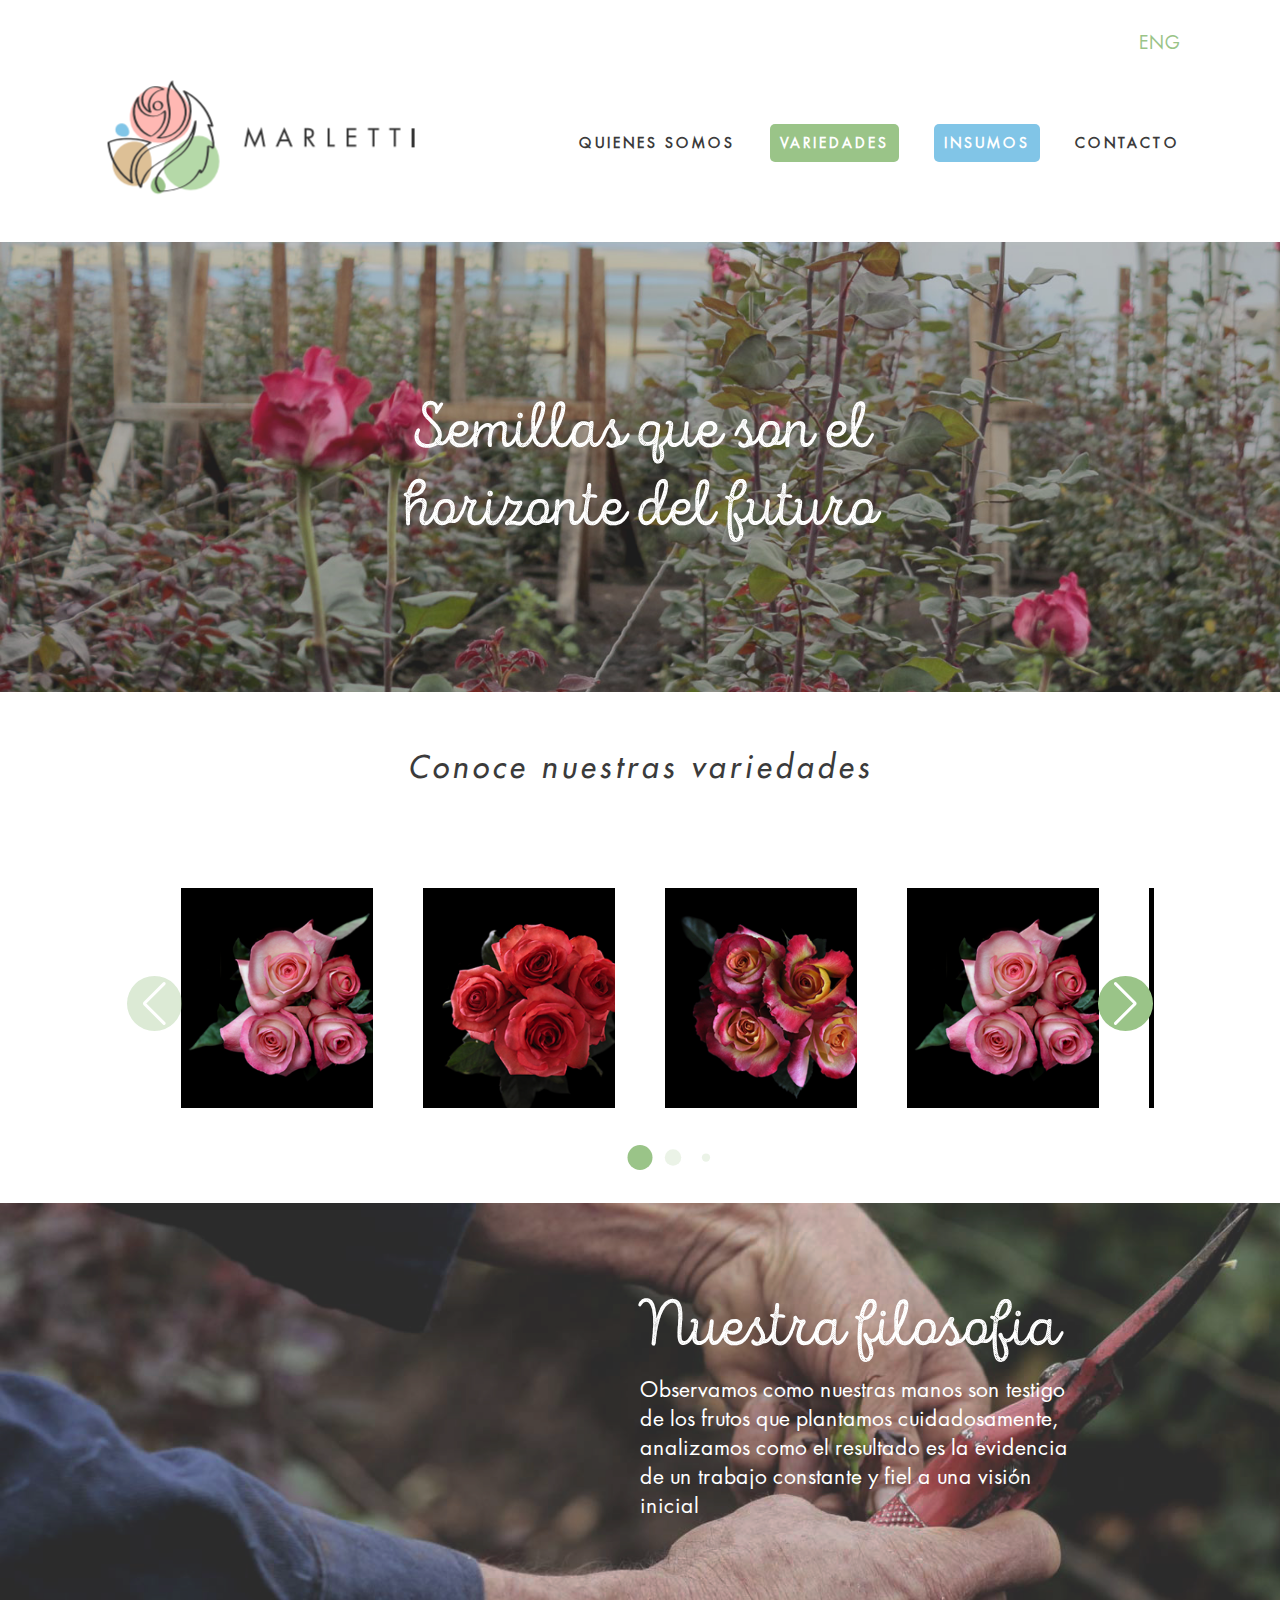
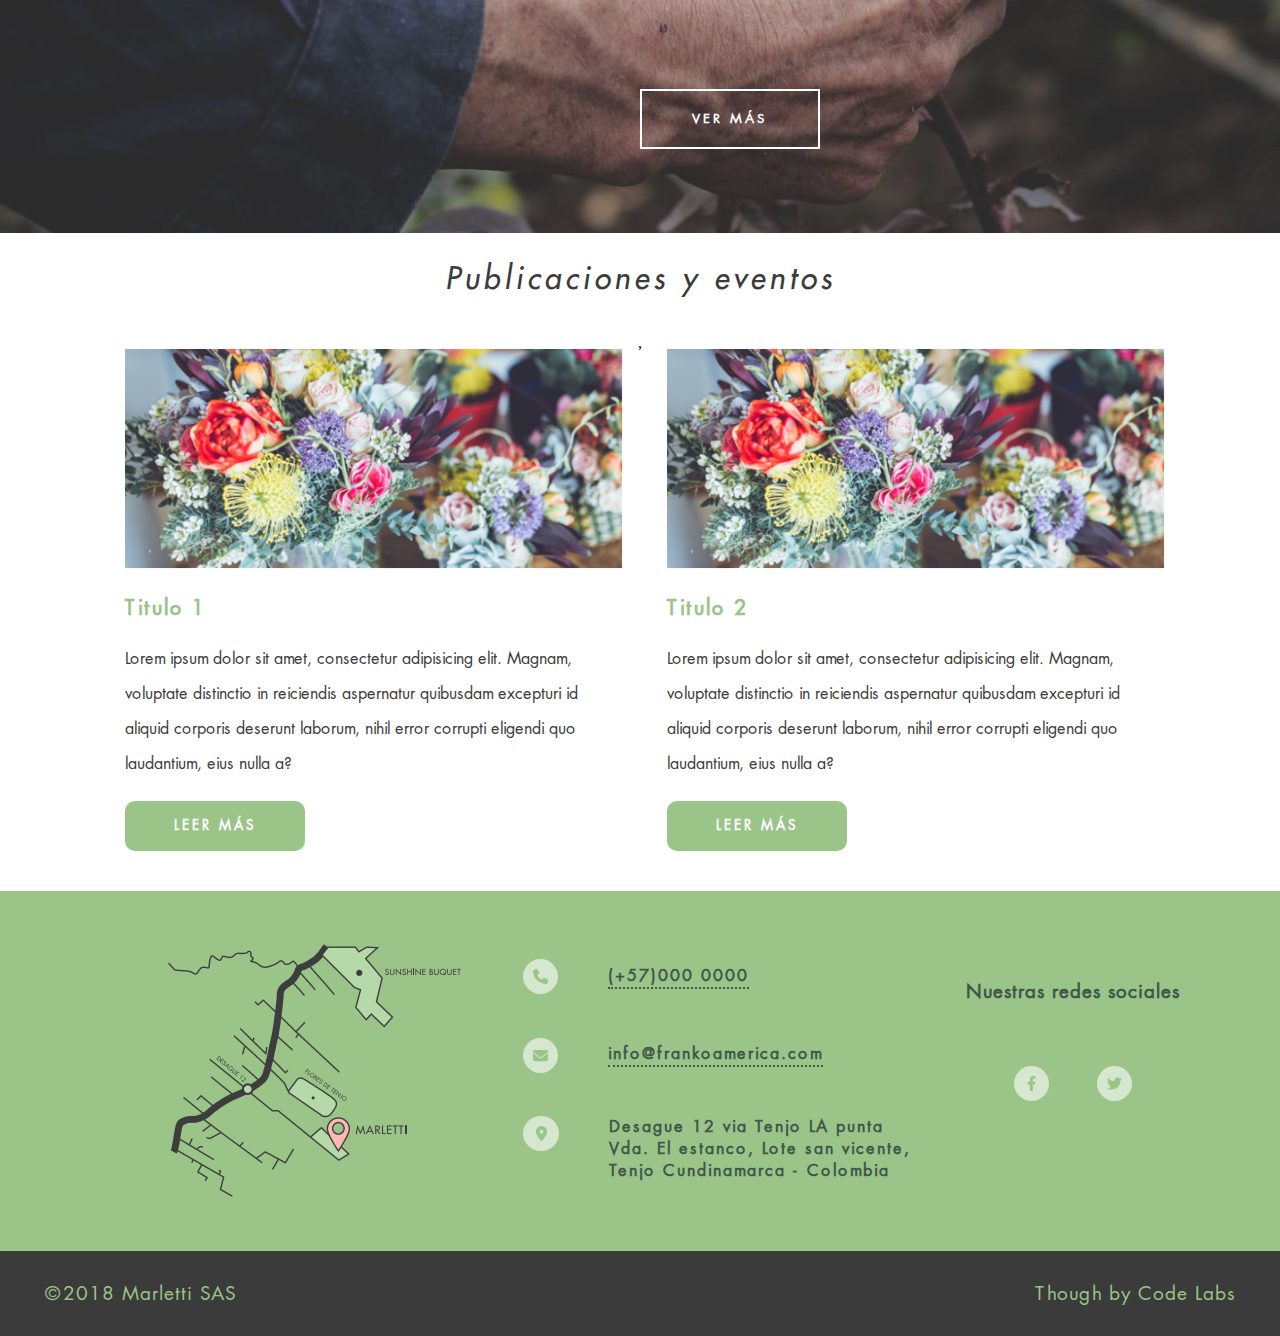
<file: index.html>
<!DOCTYPE html>
<html lang="en">
<head>
  <meta charset="UTF-8">
  <meta http-equiv="X-UA-Compatible" content="IE=edge">
  <meta name="viewport" content="width=device-width, initial-scale=1.0">
  <title>Marletti</title>
  <link rel="stylesheet" href="./styles/styles.css">
  <link rel="stylesheet" href="./styles/header.css">
  <link rel="stylesheet" href="./styles/sectionSemillas.css">
  <link rel="stylesheet" href="./styles/variedades.css">
  <link rel="stylesheet" href="./styles/filosofioa.css">
  <link rel="stylesheet" href="./styles/eventos.css">
  <link rel="stylesheet" href="./styles/contacto.css">
  <link rel="stylesheet" href="./styles/footer.css">
  <link rel="stylesheet" href="https://unpkg.com/swiper/swiper-bundle.min.css"/>
  <link rel="stylesheet" href="./styles/swiper.css">
</head>
<body>
  <header>
    <div class="header__container">
      <div class="header__title_eng">
        <p>ENG</p>
      </div>
      <nav class="header__content_navbar">
        <div class="logo__image_content">
          <img src="./assets/img/logo_marletti.png" alt="">
        </div>
        <div class="nav__content">
          <ul>
            <li><a href="#quienesSomos" class="text__navAncla">QUIENES SOMOS</a></li>
            <li><a class="variedades__content" href="#variedades">VARIEDADES</a></li>
            <li><a class="insumos__content" href="#insumos">INSUMOS</a></li>
            <li><a href="#contacto" class="text__navAncla">CONTACTO</a></li>
          </ul>
        </div>
      </nav>
    </div>
  </header>

  <section id="quienesSomos">
    <div class="semillas__container">
      <div class="semilla__backgorund_content">
        <div class="header__title_engMovile">
          <div class="toggle" onclick="toggleMenu()"></div>
          <p>ENG</p>
        </div>
        <div class="semilla__textContent">
          <p>Semillas que son el horizonte del futuro</p>
        </div>
      </div>
    </div>
  </section>

  <section class="variedades__container" id="variedades">
    <div class="variedades__title">
      <p>Conoce nuestras variedades</p>
    </div>
    <div class="swiper mySwiper">
      <div class="swiper-wrapper">
        <div class="swiper-slide">
          <div class="flowers__imgContent">
            <div class="flower__text_content">
              <div class="border__context">
                <button>VER VARIEDAD</button>
              </div>
            </div>
          </div>
        </div>
        <div class="swiper-slide">
          <div class="flowers__imgContent2">
            <div class="flower__text_content">
              <div class="border__context">
                <button>VER VARIEDAD</button>
              </div>
            </div>
          </div>
        </div>
        <div class="swiper-slide">
          <div class="flowers__imgContent3">
            <div class="flower__text_content">
              <div class="border__context">
                <button>VER VARIEDAD</button>
              </div>
            </div>
          </div>
        </div>
        <div class="swiper-slide">
          <div class="flowers__imgContent">
            <div class="flower__text_content">
              <div class="border__context">
                <button>VER VARIEDAD</button>
              </div>
            </div>
          </div>
        </div>
        <div class="swiper-slide">
          <div class="flowers__imgContent2">
            <div class="flower__text_content">
              <div class="border__context">
                <button>VER VARIEDAD</button>
              </div>
            </div>
          </div>
        </div>
        <div class="swiper-slide">
          <div class="flowers__imgContent3">
            <div class="flower__text_content">
              <div class="border__context">
                <button>VER VARIEDAD</button>
              </div>
            </div>
          </div>
        </div>
        <div class="swiper-slide">
          <div class="flowers__imgContent">
            <div class="flower__text_content">
              <div class="border__context">
                <button>VER VARIEDAD</button>
              </div>
            </div>
          </div>
        </div>
        <div class="swiper-slide">
          <div class="flowers__imgContent2">
            <div class="flower__text_content">
              <div class="border__context">
                <button>VER VARIEDAD</button>
              </div>
            </div>
          </div>
        </div>
        <div class="swiper-slide">
          <div class="flowers__imgContent3">
            <div class="flower__text_content">
              <div class="border__context">
                <button>VER VARIEDAD</button>
              </div>
            </div>
          </div>
        </div>
      </div>
      <div class="swiper-button-next"></div>
      <div class="swiper-button-prev"></div>
      <div class="swiper-pagination"></div>
    </div>
  </section>

  <section class="filosofia__container" id="insumos">
    <div class="filosofia__backgorund_content">
      <div class="filosofia__text_content">
        <div>
          <h1>Nuestra filosofia</h1>
          <p>Observamos como nuestras manos son testigo de los frutos que plantamos cuidadosamente, analizamos como el resultado es la evidencia de un trabajo constante y fiel a una visión inicial</p>
        </div>
        <button href="#">VER MÁS</button>
      </div>
    </div>
  </section>

  <section class="eventos__container">
    <div class="eventos__title">
      <p>Publicaciones y eventos</p>
    </div>
    <div class="cardsEvent__container" id="cards__template">
      <!-- template -->
    </div>
  </section>

  <section class="contact__container" id="contacto">
    <div class="map__image">
      <img src="./assets/img/ubicacion.png" alt="imagen mapa">
    </div>
    <div class="contact__content">
      <div class="phone">
        <a href="#" class="content__icon">
          <img src="./assets/icons/phone-solid.svg" alt="icnono telefono">
        </a>
        <div class="icon__text">
          <h4 class="icon__text_h4">(+57)000 0000</h4>
        </div>
      </div>
      <div class="email">
        <a href="#" class="content__icon">
          <img src="./assets/icons/envelope-solid.svg" alt="icono correo">
        </a>
        <div class="icon__text">
          <h4 class="icon__text_h4">info@frankoamerica.com</h4>
        </div>
      </div>
      <div class="location">
        <a href="#" class="content__icon__location">
          <img src="./assets/icons/location-dot-solid.svg" alt="icono localicación">
        </a>
        <div class="icon__text">
          <h4>Desague 12 via Tenjo LA punta Vda. El estanco, Lote san vicente, Tenjo Cundinamarca - Colombia</h4>
        </div>
      </div>
    </div>
    <div class="social__media">
      <div class="social__title">
        <h3>Nuestras redes sociales</h3>
      </div>
      <div class="social__icons">
        <a href="https://es-la.facebook.com/" class="icon__face" target="_blank">
          <img src="./assets/icons/facebook-f-brands.svg" alt="icono facebook">
        </a>
        <a href="https://twitter.com/" class="icon__twitter" target="_blank">
          <img src="./assets/icons/twitter-brands.svg" alt="icono twitter">
        </a>
      </div>
      <div></div>
    </div>
  </section>

  <footer class="footer__container">
    <div class="text__year">
      <p>©2018 Marletti SAS</p>
    </div>
    <div class="text__company">
      <p>Though by Code Labs</p>
    </div>
  </footer>

 

  <div class="sidebar">
    <div class="sidebar__container">
      <div class="menu__logoContent">
        <img src="./assets/img/logo2.png" alt="imagen logo">
      </div>
      <div class="nav__contentMenu">
        <ul>
          <li>
            <a href="#quienesSomos" onclick=" toggleMenu()"class="text__navAncla">
              QUIENES SOMOS
            </a>
          </li>
          <li>
            <div class="itemMenu__content_var">
              <a href="#variedades" onclick=" toggleMenu()">
                VARIEDADES
              </a>
            </div>
          </li>
          <li>
            <div class="itemMenu__content_insu">
              <a href="#insumos" onclick=" toggleMenu()">
                INSUMOS
              </a>
            </div>
          </li>
          <li>
            <a href="#contacto" onclick=" toggleMenu()" class="text__navAncla">
              CONTACTO
            </a>
          </li>
        </ul>
      </div>
      <div class="menu__iconsContact">
        <a href="https://es-la.facebook.com/" target="_blank">
          <img src="./assets/icons/facebook__menu.svg" alt="icono facebook">
        </a>
        <a href="https://twitter.com/" target="_blank">
          <img src="./assets/icons/twitter__menu.svg" alt="icono twitter">
        </a>
      </div>
    </div>
  </div>

  <script src="https://unpkg.com/swiper/swiper-bundle.min.js"></script>
  <script src="./js/swiper.js"></script>
  <script src="./js/peticionJSON.js"></script>
  <script>
    function toggleMenu(){
      const menuToggle = document.querySelector('.toggle');
      const sidebar = document.querySelector('.sidebar');
      menuToggle.classList.toggle('active');
      sidebar.classList.toggle('active');
    }
  </script>
</body>
</html>
</file>
<file: styles/styles.css>
:root{
  --green-color: #9AC488;
  --blackText-clor: #3B3B3B;
  --white-color: #fff;
  --blueAqua--color: #81C5E7;
  --green-text-color: #40584A;
  --green-fondo-icons: #D6E7CF;
}

@font-face {
  font-family: FuturaLT-Book;
  src: url(../assets/font/FuturaLT-Book.ttf);
}

@font-face {
  font-family: IntroScriptR-H2Base;
  src: url(../assets/font/IntroScriptR-H2Base.otf);
}

@font-face {
  font-family: FuturaLT-Oblique;
  src: url(../assets/font/FuturaLT-Oblique.ttf)
}

@font-face {
  font-family: CondensedBold;
  src: url(../assets/font/FuturaLT.ttf);
}

*{
  margin: 0;
  padding: 0;
}

/* sider menu....... */
.toggle{
  position: fixed;
  top: 20px;
  left: 30px;
  width: 50px;
  height: 50px;
  background: url('../assets/img/menu.png');
  background-size: 30px;
  background-position: center;
  background-repeat: no-repeat;
  cursor: pointer;
  z-index: 1000;
  transition: 0.5s;
}

.toggle.active{
  left: 48%;
  background: url('../assets/img/close.png');
  background-size: 25px;
  background-position: center;
  background-repeat: no-repeat;
  cursor: pointer;
}

.sidebar{
  position: absolute;
  top: 0;
  right: 0;
  width: calc(100% - 500px);
  height: 100%;
  display: flex;
  justify-content: center;
  align-items: center;
  padding: 100px;
}

.sidebar{
  position: fixed;
  width: 50%;
  background: #515151;
  display: flex;
  justify-content: center;
  align-items: center;
  transition: 0.5s;
  padding: 40px;
  z-index: 100;
  left: -100%;
}

.sidebar.active{
  left: 0;
}

.sidebar__container{
  height: 100%;
  display: flex;
  flex-direction: column;
  align-items: center;
  justify-content: flex-start;
}

.menu__logoContent img{
  padding: 80px 0 0 0;
}

.nav__contentMenu {
  width: 100%;
}

.nav__contentMenu ul{
  display: flex;
  flex-direction: column;
  justify-content: center;
  align-items: center;
}

.nav__contentMenu ul li{
  margin-top: 45px;
  list-style: none;
  color: var(--blackText-clor);
}

.nav__contentMenu ul li a{
  text-decoration: none;
  font-family: FuturaLT-Book;
  font-size: 18px;
  letter-spacing: 1px;
  color: var(--white-color);
}

.itemMenu__content_var{
  width: 220px;
  height: 60px;
  border-radius: 10px;
  font-size: 24px;
  background-color: var(--green-color);
  font-weight: 600;
  display: flex;
  justify-content: center;
  align-items: center;
}

.itemMenu__content_insu{
  width: 220px;
  height: 60px;
  border-radius: 10px;
  font-size: 24px;
  background-color: var(--blueAqua--color);
  font-weight: 600;
  display: flex;
  justify-content: center;
  align-items: center;
}

.menu__iconsContact{
  width: 100%;
  display: flex;
  justify-content: space-evenly;
  margin-top: 45px;
}



/* respopnsive */
@media (max-width: 460px){
  .swiper{
    width: 50%;
  }

  .sidebar{
    width: 100%;
  }
  .toggle.active{
    left: 80%;
  }
}
</file>
<file: styles/header.css>
/* head................... */

.header__container{
  padding: 30px 100px;
}

.header__title_eng{
  display: flex;
  justify-content: flex-end;
  align-items: flex-end;
  color: var(--green-color);
  font-family: FuturaLT-Book;
  font-weight: 500;
  font-size: 18px;
  padding-bottom: 20px;
}

.header__title_engMovile{
  display: none;
}

.header__content_navbar{
  display: flex;
  justify-content: space-between;
  align-items: center;
}

.logo__image_content div{
  width: 100%;
}

.nav__content {
  width: 100%;
}

.nav__content ul{
  display: flex;
  justify-content: flex-end;
}

.nav__content ul li{
  margin-left: 35px;
  list-style: none;
  color: var(--blackText-clor)
}

.nav__content ul li a{
  text-decoration: none;
  font-family: FuturaLT-Book;
  font-weight: 600;
  font-size: 14px;
  letter-spacing: 3px;
}

.text__navAncla{
  color: var(--blackText-clor);
}

.variedades__content{
  width: 100px;
  background-color: var(--green-color);
  padding: 10px;
  border-radius: 5px;
  color: var(--white-color);
}

.insumos__content{
  background-color: var(--blueAqua--color);
  color: var(--white-color);
  padding: 10px;
  border-radius: 5px;
}
</file>
<file: styles/sectionSemillas.css>
/* section semillas...................... */

.semillas__container{
  width: 100%;
  height: 50vh;
  background-color: rgba(142, 142, 142, 0.3);
  background-image: url('../assets/img/portada.jpg');
  background-size: cover;
  display: flex;
  justify-content: center;
  align-items: center;
}

.semilla__backgorund_content{
  width: 100%;
  height: 100%;
  background-color: rgba(142, 142, 142, 0.2);
  display: flex;
  justify-content: center;
  align-items: center;
}

.semilla__textContent{
  width: 50%;
  text-align: center;
  font-family: IntroScriptR-H2Base;
  font-size: 65px;
  font-weight: 100;
  color: var(--white-color);
}

@media (max-width: 900px) {
  .header__container{
    display: none;
  }

  .header__title_engMovile{
    display: flex;
    justify-content: flex-end;
    align-items: center;
    padding: 30px 100px;
  }

  .header__title_engMovile img{
    width: 30px;
    height: 30px;
  }
  .header__title_engMovile p{
    color: var(--white-color);
    font-family: FuturaLT-Book;
    font-weight: 500;
    font-size: 18px;
  }

  .semillas__container{
    display: block;
    justify-content: center;
    align-items: center;
  }

  .semilla__backgorund_content{
    width: 100%;
    height: 100%;
    background-color: rgba(1, 1, 1, 0.5);
    display: block;
    justify-content: center;
    align-items: center;
  }

  .semilla__textContent{
    width: 100%;
    display: flex;
    justify-content: center;
    font-family: IntroScriptR-H2Base;
    font-size: 50px;
    font-weight: 100;
    color: var(--white-color);
  }

  .semilla__textConten p{
    width: 3000px;
  }
}
</file>
<file: styles/variedades.css>
/* variedades.................. */

.variedades__container{
  display: flex;
  flex-direction: column;
  justify-content: center;
  align-items: center;
  padding: 25px 100px;
}

.variedades__title{
  color: var(--blackText-clor);
  padding: 30px 0;
}

.variedades__title p{
  font-family: FuturaLT-Oblique;
  letter-spacing: 4px;
  font-size: 30px;
}

.variedades__iconNext img{
  width: 15px;
  height: 15px;
}

.carousel__flowers{
  width: 100%;
  display: flex;
  justify-content: space-evenly;
}

.flowers__imgContent{
  width: 220px;
  height: 220px;
  background-image: url('../assets/img/flor1.png');
  background-size: cover;
}
.flowers__imgContent2{
  width: 220px;
  height: 220px;
  background-image: url('../assets/img/flor2.png');
  background-size: cover;
}
.flowers__imgContent3{
  width: 220px;
  height: 220px;
  background-image: url('../assets/img/flor3.png');
  background-size: cover;
}
.flowers__imgContent4{
  width: 220px;
  height: 220px;
  background-image: url('../assets/img/flor1.png');
  background-size: cover;
}

.flower__text_content{
  width: 100%;
  height: 100%;
  display: flex;
  justify-content: center;
  align-items: center;
  transition: 0.5s ease-in-out;
}

.flower__text_content:hover{
  background-color: rgba(1, 1, 1, 0.5);

}

.border__context{
  width: 85%;
  height: 85%;
  transition: 0.5s ease-in-out;
  display: flex;
  justify-content: center;
  align-items: center;
}

.border__context:hover{
  width: 85%;
  height: 85%;
  border: 1px solid var(--white-color);
}

.border__context button{
  width: 150px;
  height: 60px;
  background-color: transparent;
  text-align: center;
  text-decoration: none;
  border: 2px solid transparent;
  color: transparent;
  font-size: 12px;
  font-weight: 600;
  letter-spacing: 3px;
  font-family: FuturaLT-Book;
  cursor: pointer;
  display: block;
  transition: 0.5s ease-in-out;
}

.border__context button:hover{
  border: 2px solid var(--white-color);
  color: var(--white-color);
}


/* respopnsive */
@media (max-width: 900px) {
  /* variedades respons........ */
  .variedades__container{
    width: 100%;
    padding: 0;
  }
}
</file>
<file: styles/filosofioa.css>
/* filosofia......... */
.filosofia__container{
  width: 100%;
  height: 70vh;
  background-image: url('../assets/img/insumos.jpg');
  background-size: cover;
}

.filosofia__backgorund_content{
  width: 100%;
  height: 100%;
  background-color: rgba(142, 142, 142, 0.3);
  display: flex;
  justify-content: flex-end;
}

.filosofia__text_content{
  width: 50%;
  display: flex;
  flex-direction: column;
  justify-content: space-around;
}


.filosofia__text_content h1{
  max-width: 70%;
  color: var(--white-color);
  font-family: IntroScriptR-H2Base;
  font-size: 65px;
  font-weight: 100;
}

.filosofia__text_content p{
  max-width: 70%;
  color: var(--white-color);
  font-size: 21px;
  font-weight: 100;
  font-family: FuturaLT-Book;
  margin-top: 10px;
}

.filosofia__text_content button{
  width: 180px;
  height: 60px;
  background-color: transparent;
  text-align: center;
  text-decoration: none;
  border: 2px solid var(--white-color);
  color: var(--white-color);
  font-size: 13px;
  font-weight: 600;
  letter-spacing: 3px;
  font-family: FuturaLT-Book;
  cursor: pointer;
}

/* respopnsive */
@media (max-width: 900px) {
/* filosofia  responsive  */
  .filosofia__container{
    height: 100%;
  }

  .filosofia__backgorund_content{
    justify-content: flex-start;
  }

  .filosofia__text_content {
    width: 100%;
    height: 50vh;
    padding: 10px 30px;
  }

  .filosofia__text_content h1 {
    max-width: 100%;
    font-size: 50px;
  }

  .filosofia__text_content p{
    max-width: 80%;
    font-size: 18px;
  }

  .filosofia__text_content button{
    width: 160px;
    height: 50px;
    letter-spacing: 2px;
  }
}
</file>
<file: styles/eventos.css>
/* publicidad y eventos..................... */

.eventos__container{
  padding: 25px 100px;
  display: flex;
  flex-direction: column;
  align-items: center;
  justify-content: center;
}

.eventos__title p{
  color: var(--blackText-clor);
  font-family: FuturaLT-Oblique;
  letter-spacing: 4px;
  font-size: 30px;
}

.cardsEvent__container{
  width: 100%;
  display: flex;
  justify-content: space-between;
  padding-top: 35px;
}

.cards__content{
  margin-left: 10px;
  padding: 15px;
}

.cards__content img{
  width: 100%;
}

.cards__content h3{
  font-family: CondensedBold;
  font-weight: 600;
  font-size: 20px;
  letter-spacing: 2px;
  color: var(--green-color);
  margin-top: 20px;
}

.cards__content p{
  color: var(--blackText-clor);
  margin-top: 20px;
  font-family: FuturaLT-Book;
  line-height: 35px;
}

.cards__content button{
  width: 180px;
  height: 50px;
  background-color: var(--green-color);
  border-radius: 10px;
  border: none;
  cursor: pointer;
  margin-top: 20px;
  font-family: FuturaLT-Book;
  font-weight: 600;
  letter-spacing: 3px;
}

.cards__content button a{
  text-decoration: none;
  color: var(--white-color);
}

@media (max-width: 900px) {
  /* eventos responsive */
  .eventos__container{
    padding: 25px 0;
  }

  .cardsEvent__container {
    display: block;
  }
}
</file>
<file: styles/contacto.css>
/* contacto............... */


.contact__container{
  padding: 25px 100px;
  background-color: var(--green-color);
  display: flex;
  justify-content: space-between;
}

.contact__content{
  max-width: 400px;
  display: flex;
  flex-direction: column;
  justify-content: space-evenly;
}

.phone{
  display: flex;
  color: var(--green-text-color);
}

.icon__text{
  display: flex;
  justify-content: space-between;
  align-items: center;
  margin-left: 50px;
  font-family: FuturaLT-Book;
  letter-spacing: 2px;
}

.icon__text_h4{
  border-bottom: 2px dotted var(--green-text-color);
}

.content__icon{
  width: 35px;
  height: 35px;
  border-radius: 50%;
  display: flex;
  justify-content: center;
  align-items: center;
  background-color: var(--green-fondo-icons);
}

.content__icon img{
  width: 15px;
  height: 15px;
}

.email{
  display: flex;
  color: var(--green-text-color);
}


.location{
  display: flex;
  color: var(--green-text-color);
}

.content__icon__location{
  width: 100px;
  height: 35px;
  display: flex;
  justify-content: center;
  align-items: center;
  border-radius: 50%;
  background-color: var(--green-fondo-icons);
}

.content__icon__location img{
  width: 15px;
  height: 15px;
}

.social__media{
  max-width: 300px;
  display: flex;
  flex-direction: column;
  justify-content: space-evenly;
}

.social__title{
  color: var(--green-text-color);
  font-family: FuturaLT-Book;
  letter-spacing: 1px;
}

.social__icons{
  display: flex;
  justify-content: space-evenly;
}

.icon__face{
  width: 35px;
  height: 35px;
  border-radius: 50%;
  display: flex;
  justify-content: center;
  align-items: center;
  background-color: var(--green-fondo-icons);
}

.icon__face img{
  width: 15px;
  height: 15px;
}

.icon__twitter{
  width: 35px;
  height: 35px;
  border-radius: 50%;
  display: flex;
  justify-content: center;
  align-items: center;
  background-color: var(--green-fondo-icons);
}

.icon__twitter img{
  width: 15px;
  height: 15px;
}

@media (max-width: 900px) {
  /* location respons.......... */
  .contact__container{
    padding: 10px;
    flex-direction: column;
    align-items: center;
  }

  .contact__content{
    height: 50vh;
  }

  .social__media{
    height: 50vh;
  }
}
</file>
<file: styles/footer.css>
/* footer........... */

.footer__container{
  height: 85px;
  display: flex;
  justify-content: space-between;
  align-items: center;
  background-color: var(--blackText-clor);
  padding: 0px 45px;
  font-family: FuturaLT-Book;
  letter-spacing: 1px;
  font-weight: 100;
  font-size: 19px;
}

.text__year{
  color: var(--green-color);
}

.text__company{
  color: var(--green-color);
}
</file>
